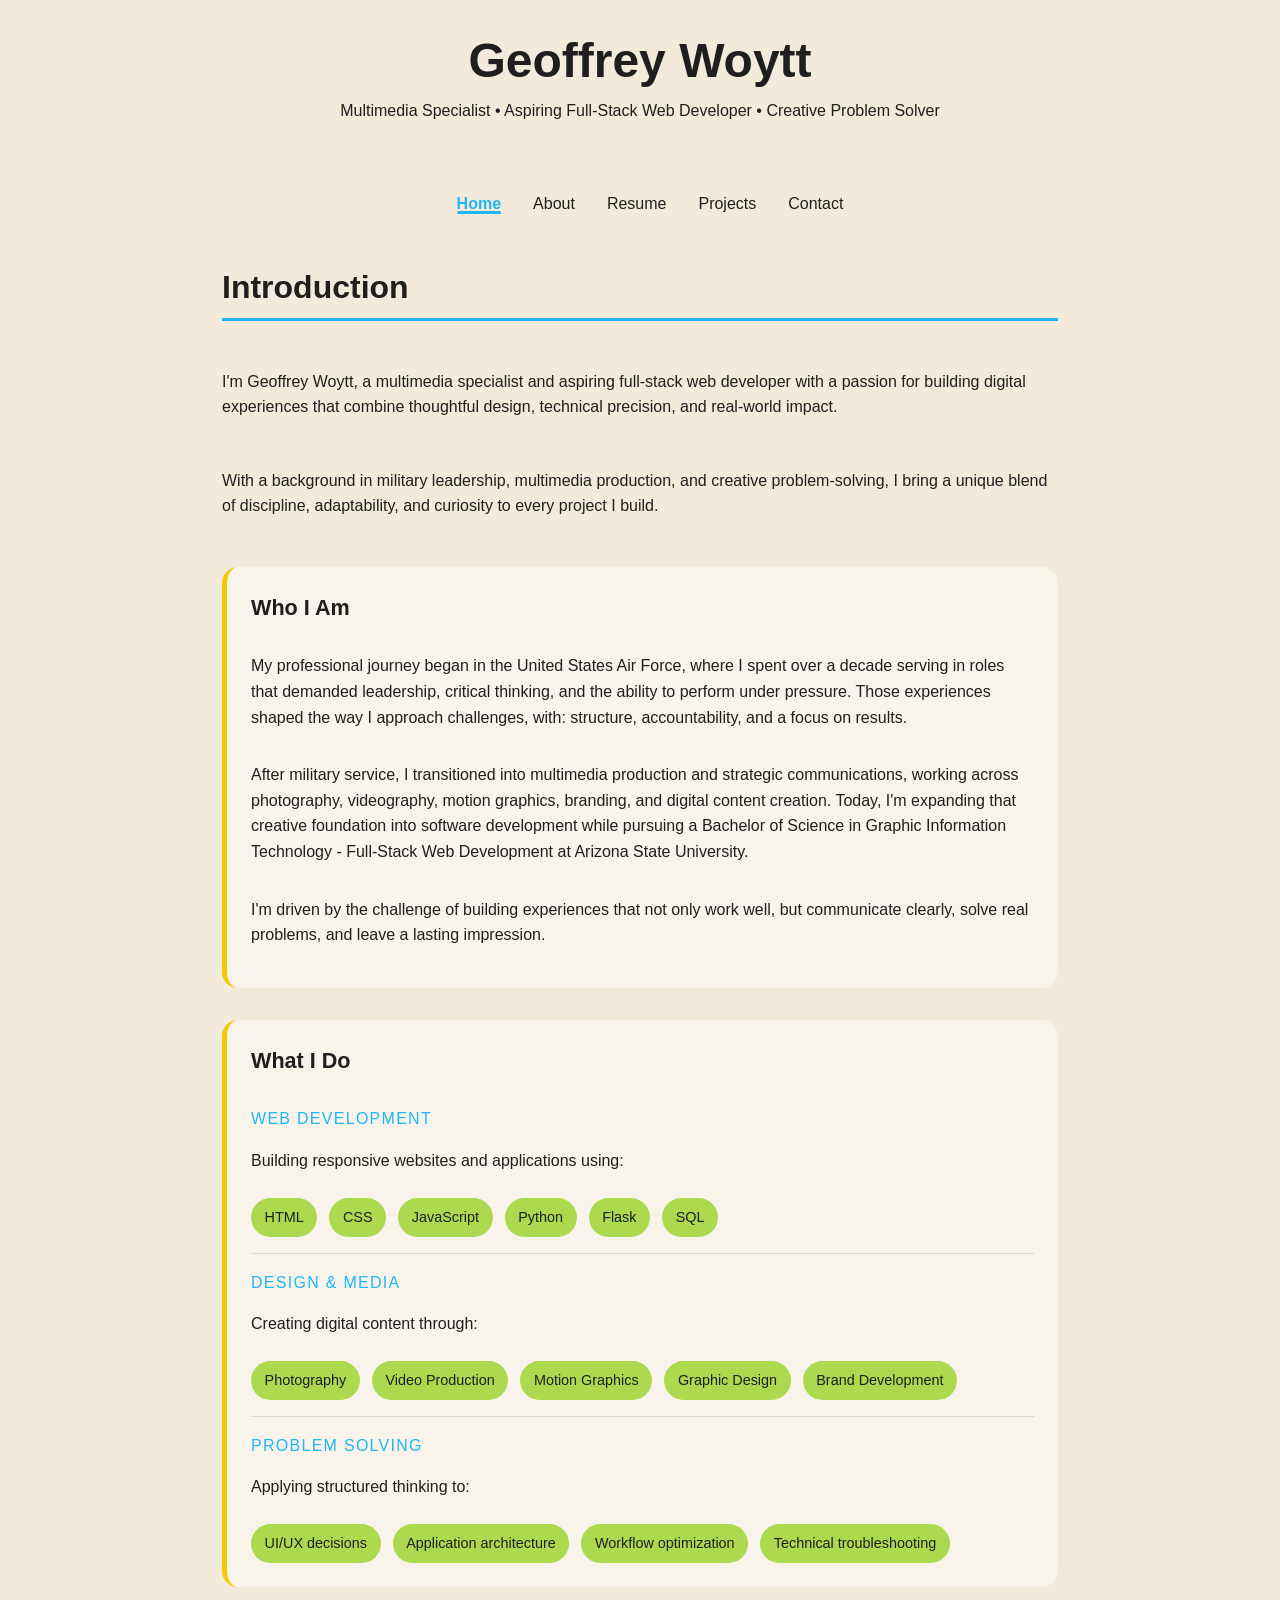
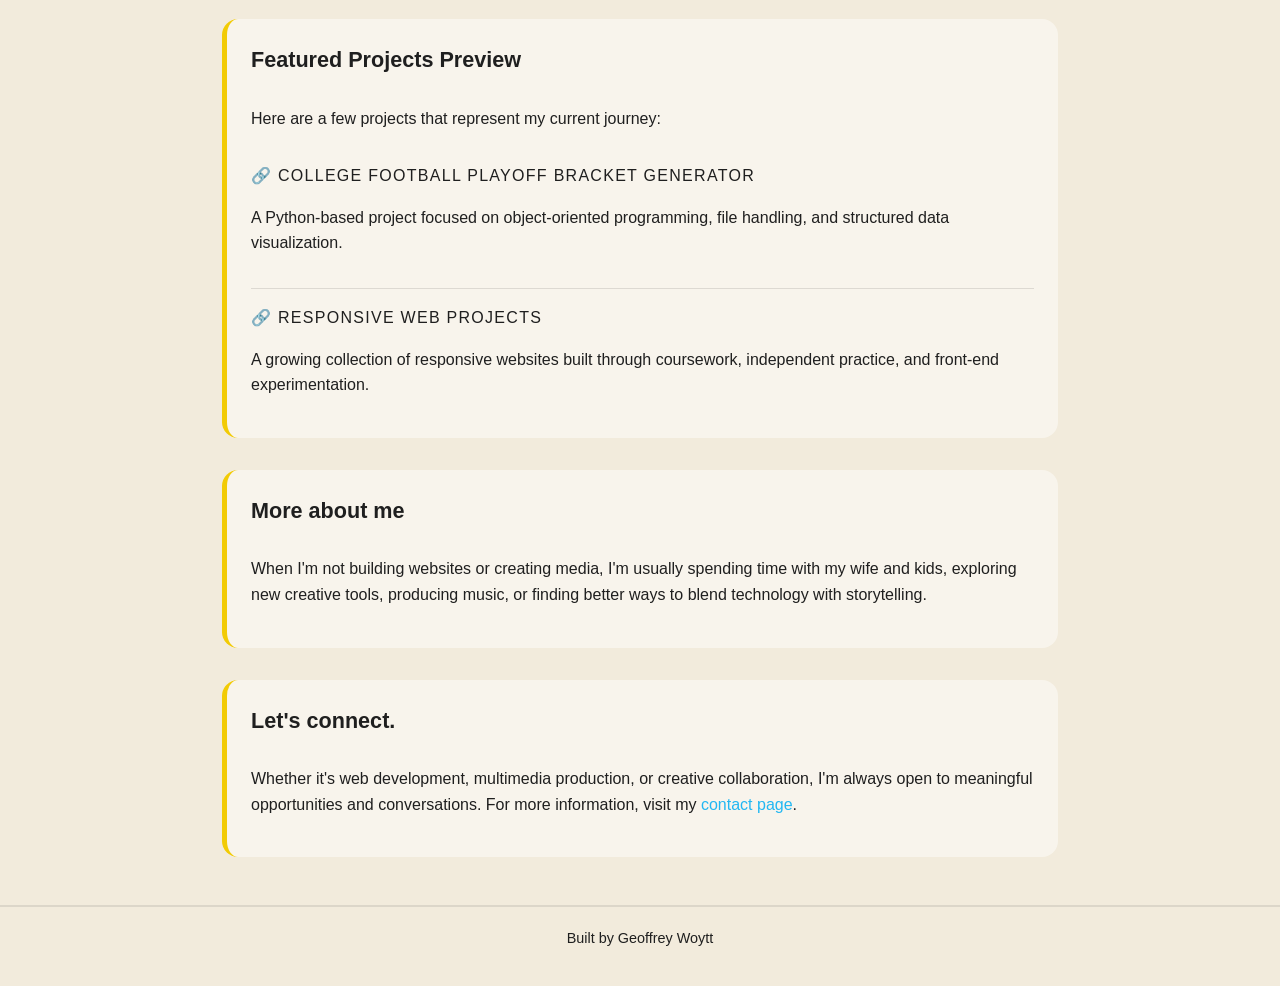
<file: index.html>
<!DOCTYPE html>
<html lang="en">
<head>
    <meta charset="UTF-8">
    <meta name="viewport" content="width=device-width, initial-scale=1.0">
    <link rel="stylesheet" href="./style.css">
    <title>Geoffrey Woytt - Home</title>
</head>
<body>
    <header>
        <h1>Geoffrey Woytt</h1>
        <p>Multimedia Specialist • Aspiring Full-Stack Web Developer • Creative Problem Solver</p>
    </header>
    <nav>
        <ul>
            <li><a href="./index.html" class="active">Home</a></li>
            <li><a href="./about.html">About</a></li>
            <li><a href="./resume.html">Resume</a></li>
            <li><a href="./projects.html">Projects</a></li>
            <li><a href="./contact.html">Contact</a></li>
        </ul>
    </nav>
    <main>
        <h2>Introduction</h2>
        <p>I'm Geoffrey Woytt, a multimedia specialist and aspiring full-stack web developer with a passion for building digital experiences that combine thoughtful design, technical precision, and real-world impact.</p>
        <p>With a background in military leadership, multimedia production, and creative problem-solving, I bring a unique blend of discipline, adaptability, and curiosity to every project I build.</p>
        <section>
            <h3>Who I Am</h3>
            <p>My professional journey began in the United States Air Force, where I spent over a decade serving in roles that demanded leadership, critical thinking, and the ability to perform under pressure. Those experiences shaped the way I approach challenges, with: structure, accountability, and a focus on results.</p>
            <p>After military service, I transitioned into multimedia production and strategic communications, working across photography, videography, motion graphics, branding, and digital content creation. Today, I'm expanding that creative foundation into software development while pursuing a Bachelor of Science in Graphic Information Technology - Full-Stack Web Development at Arizona State University.</p>
            <p>I'm driven by the challenge of building experiences that not only work well, but communicate clearly, solve real problems, and leave a lasting impression.</p>
        </section>
        <section>
            <h3>What I Do</h3>
            <section>
                <h4>Web Development</h4>
                <p>Building responsive websites and applications using:</p>
                <ul class="skill-list">
                    <li>HTML</li>
                    <li>CSS</li>
                    <li>JavaScript</li>
                    <li>Python</li>
                    <li>Flask</li>
                    <li>SQL</li>
                </ul>
            </section>
            <section>
                <h4>Design & Media</h4>
                <p>Creating digital content through:</p>
                <ul class="skill-list">
                    <li>Photography</li>
                    <li>Video Production</li>
                    <li>Motion Graphics</li>
                    <li>Graphic Design</li>
                    <li>Brand Development</li>
                </ul>
            </section>
            <section>
                <h4>Problem Solving</h4>
                <p>Applying structured thinking to:</p>
                <ul class="skill-list">
                    <li>UI/UX decisions</li>
                    <li>Application architecture</li>
                    <li>Workflow optimization</li>
                    <li>Technical troubleshooting</li>
                </ul>
            </section>
        </section>
        <section>
            <h3>Featured Projects Preview</h3>
            <p>Here are a few projects that represent my current journey:</p>
            <section>
                <h4><a href="./projects.html#cfpbracket">🔗 College Football Playoff Bracket Generator</a></h4>
                <p>A Python-based project focused on object-oriented programming, file handling, and structured data visualization.</p>
            </section>
            <section>
                <h4><a href="./projects.html#personalportfolio">🔗 Responsive Web Projects</a></h4>
                <p>A growing collection of responsive websites built through coursework, independent practice, and front-end experimentation.</p>
            </section>
        </section>
        <section>
            <h3>More about me</h3>
            <p>When I'm not building websites or creating media, I'm usually spending time with my wife and kids, exploring new creative tools, producing music, or finding better ways to blend technology with storytelling.</p>
        </section>
        <section>
            <h3>Let's connect.</h3>
            <p>Whether it's web development, multimedia production, or creative collaboration, I'm always open to meaningful opportunities and conversations. For more information, visit my <a href="./contact.html">contact page</a>.</p>
        </section>
    </main>
    <footer>
        <p>Built by Geoffrey Woytt</p>
    </footer>
</body>
</html>
</file>
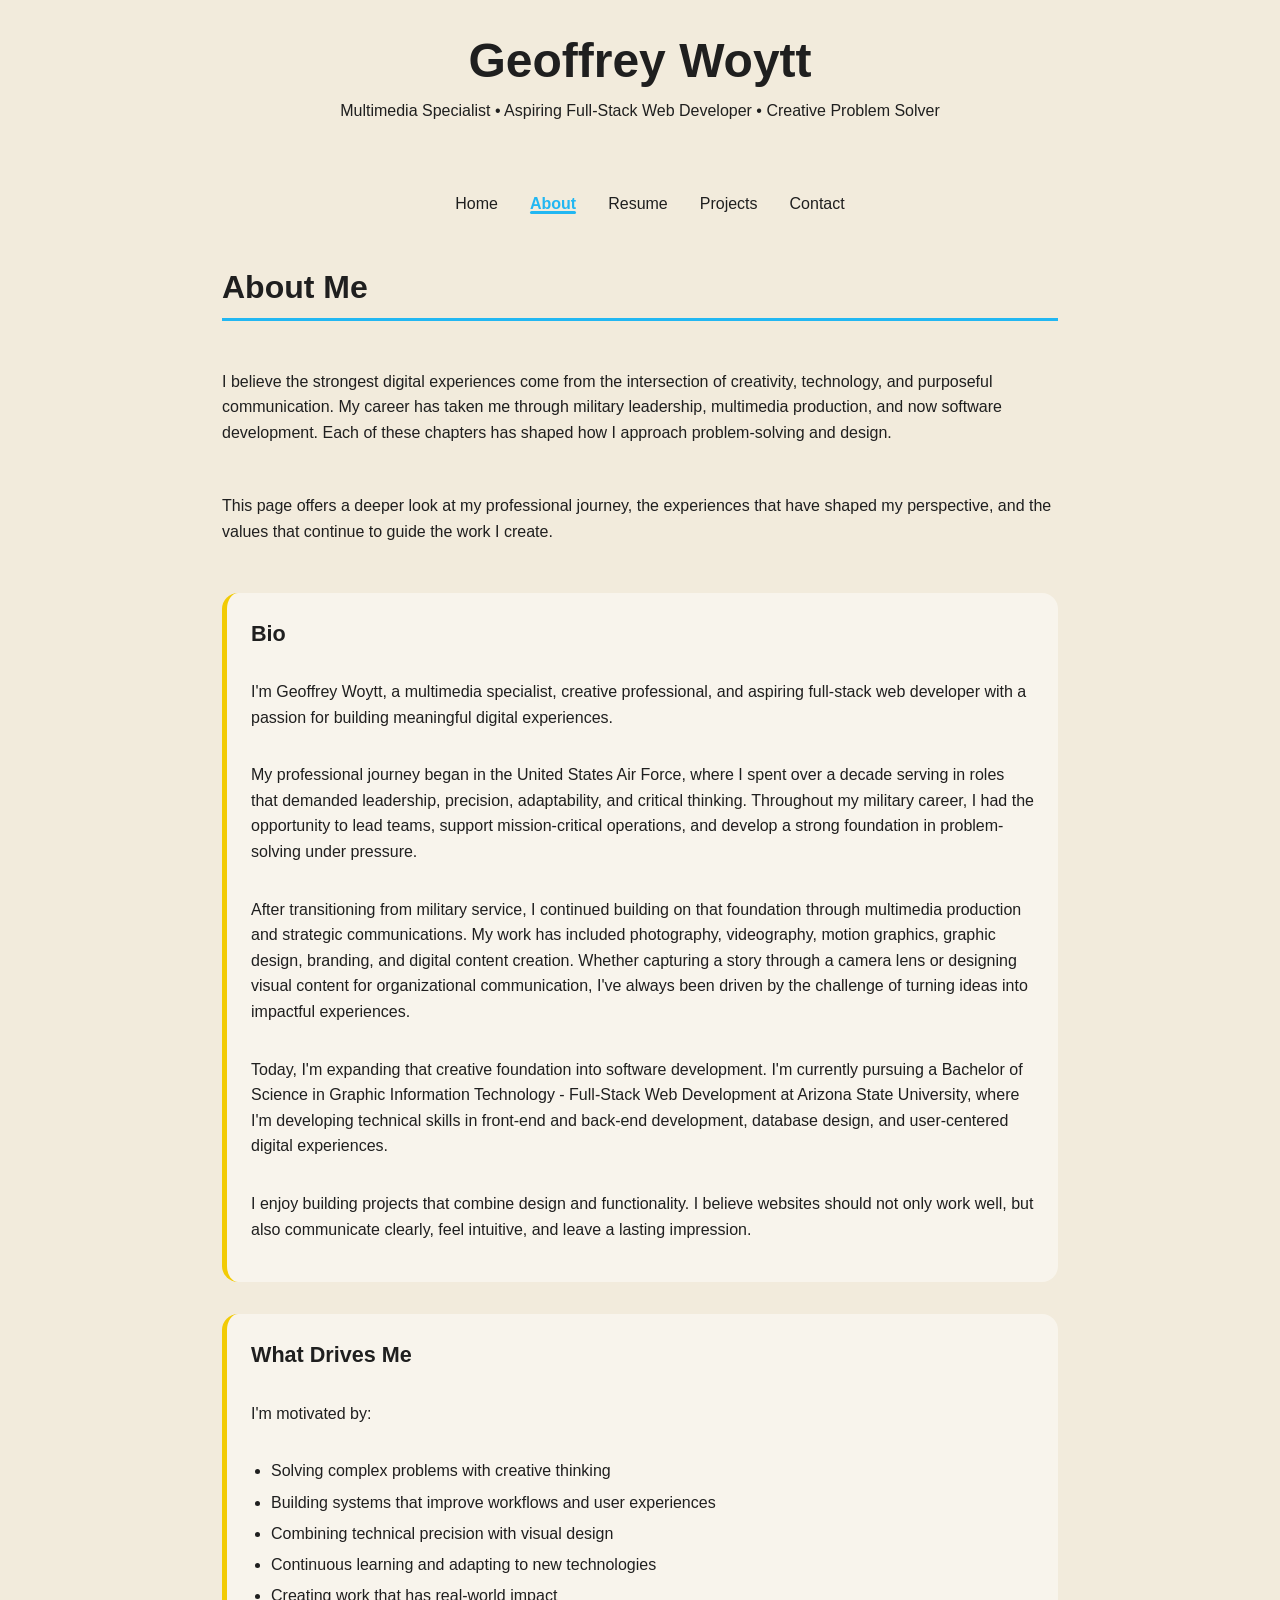
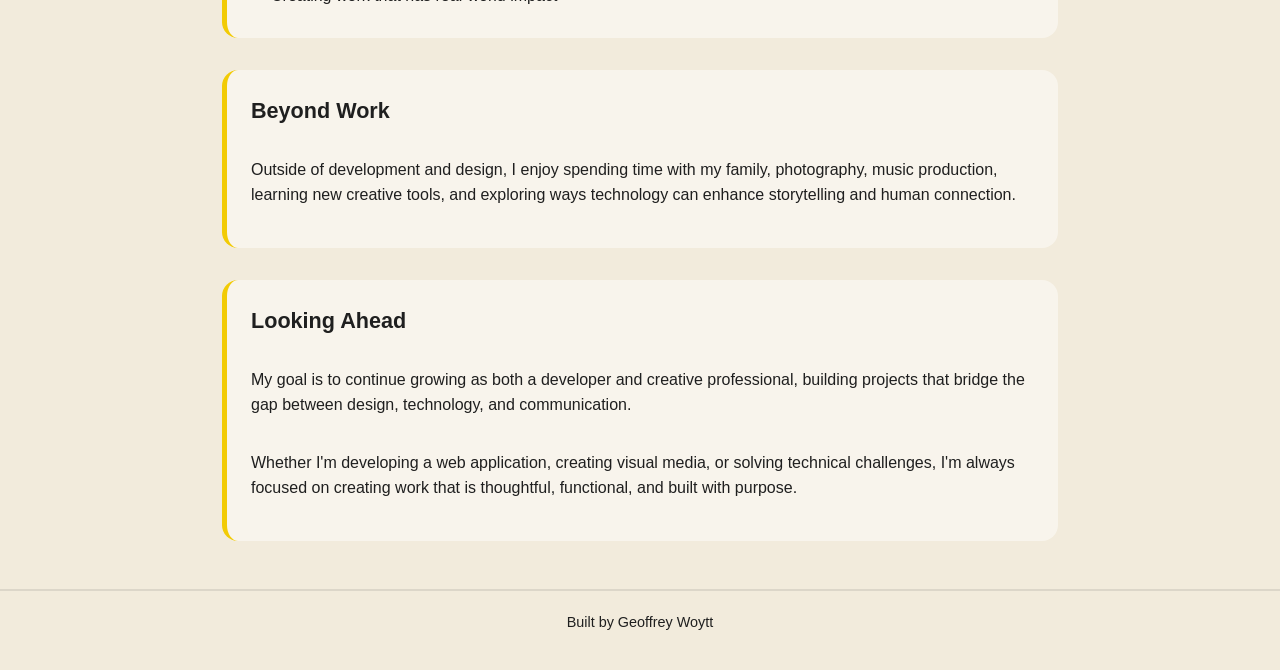
<file: about.html>
<!DOCTYPE html>
<html lang="en">
<head>
    <meta charset="UTF-8">
    <meta name="viewport" content="width=device-width, initial-scale=1.0">
    <link rel="stylesheet" href="./style.css">
    <title>Geoffrey Woytt - About</title>
</head>
<body>
    <header>
        <h1>Geoffrey Woytt</h1>
        <p>Multimedia Specialist • Aspiring Full-Stack Web Developer • Creative Problem Solver</p>
    </header>
    <nav>
        <ul>
            <li><a href="./index.html">Home</a></li>
            <li><a href="./about.html" class="active">About</a></li>
            <li><a href="./resume.html">Resume</a></li>
            <li><a href="./projects.html">Projects</a></li>
            <li><a href="./contact.html">Contact</a></li>
        </ul>
    </nav>
    <main>
        <h2>About Me</h2>
        <p>I believe the strongest digital experiences come from the intersection of creativity, technology, and purposeful communication. My career has taken me through military leadership, multimedia production, and now software development. Each of these chapters has shaped how I approach problem-solving and design.</p>
        <p>This page offers a deeper look at my professional journey, the experiences that have shaped my perspective, and the values that continue to guide the work I create.</p>
        <section>
            <h3>Bio</h3>
            <p>I'm Geoffrey Woytt, a multimedia specialist, creative professional, and aspiring full-stack web developer with a passion for building meaningful digital experiences.</p>
            <p>My professional journey began in the United States Air Force, where I spent over a decade serving in roles that demanded leadership, precision, adaptability, and critical thinking. Throughout my military career, I had the opportunity to lead teams, support mission-critical operations, and develop a strong foundation in problem-solving under pressure.</p>
            <p>After transitioning from military service, I continued building on that foundation through multimedia production and strategic communications. My work has included photography, videography, motion graphics, graphic design, branding, and digital content creation. Whether capturing a story through a camera lens or designing visual content for organizational communication, I've always been driven by the challenge of turning ideas into impactful experiences.</p>
            <p>Today, I'm expanding that creative foundation into software development. I'm currently pursuing a Bachelor of Science in Graphic Information Technology - Full-Stack Web Development at Arizona State University, where I'm developing technical skills in front-end and back-end development, database design, and user-centered digital experiences.</p>
            <p>I enjoy building projects that combine design and functionality. I believe websites should not only work well, but also communicate clearly, feel intuitive, and leave a lasting impression.</p>
        </section>
        <section>
            <h3>What Drives Me</h3>
            <p>I'm motivated by:</p>
            <ul>
                <li>Solving complex problems with creative thinking</li>
                <li>Building systems that improve workflows and user experiences</li>
                <li>Combining technical precision with visual design</li>
                <li>Continuous learning and adapting to new technologies</li>
                <li>Creating work that has real-world impact</li>
            </ul>
        </section>
        <section>
            <h3>Beyond Work</h3>
            <p>Outside of development and design, I enjoy spending time with my family, photography, music production, learning new creative tools, and exploring ways technology can enhance storytelling and human connection.</p>
        </section>
        <section>
            <h3>Looking Ahead</h3>
            <p>My goal is to continue growing as both a developer and creative professional, building projects that bridge the gap between design, technology, and communication.</p>
            <p>Whether I'm developing a web application, creating visual media, or solving technical challenges, I'm always focused on creating work that is thoughtful, functional, and built with purpose.</p>
        </section>
    </main>
    <footer>
        <p>Built by Geoffrey Woytt</p>
    </footer>
</body>
</html>
</file>
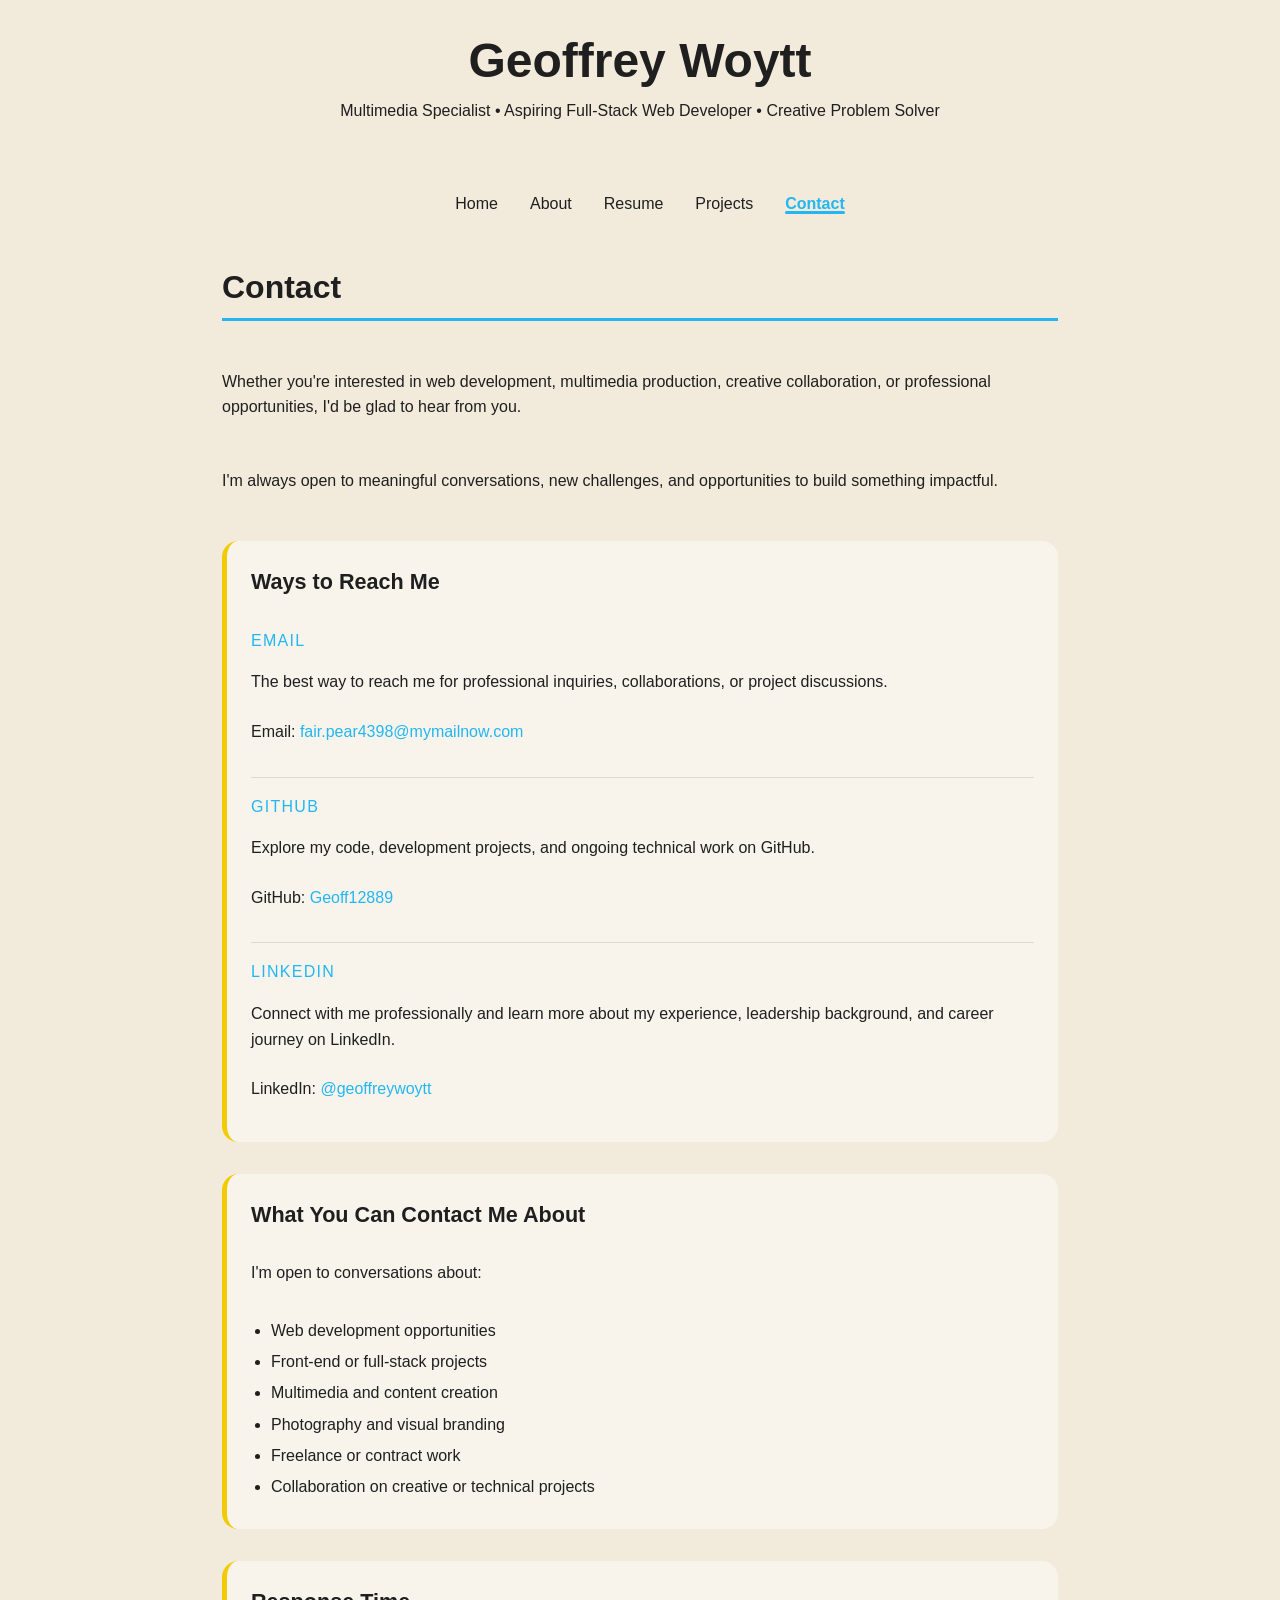
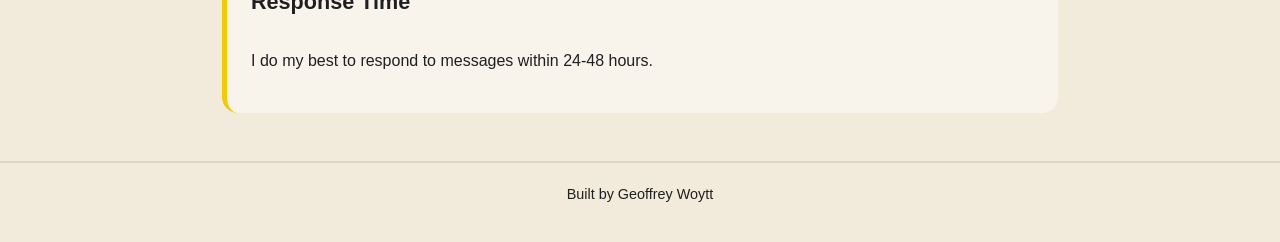
<file: contact.html>
<!DOCTYPE html>
<html lang="en">
<head>
    <meta charset="UTF-8">
    <meta name="viewport" content="width=device-width, initial-scale=1.0">
    <link rel="stylesheet" href="./style.css">
    <title>Geoffrey Woytt - Contact</title>
</head>
<body>
    <header>
        <h1>Geoffrey Woytt</h1>
        <p>Multimedia Specialist • Aspiring Full-Stack Web Developer • Creative Problem Solver</p>
    </header>
    <nav>
        <ul>
            <li><a href="./index.html">Home</a></li>
            <li><a href="./about.html">About</a></li>
            <li><a href="./resume.html">Resume</a></li>
            <li><a href="./projects.html">Projects</a></li>
            <li><a href="./contact.html" class="active">Contact</a></li>
        </ul>
    </nav>
    <main>
        <h2>Contact</h2>
        <p>Whether you're interested in web development, multimedia production, creative collaboration, or professional opportunities, I'd be glad to hear from you.</p>
        <p>I'm always open to meaningful conversations, new challenges, and opportunities to build something impactful.</p>
        <section>
            <h3>Ways to Reach Me</h3>
            <section>
                <h4>Email</h4>
                <p>The best way to reach me for professional inquiries, collaborations, or project discussions.</p>
                <p>Email: <a href="mailto:fair.pear4398@mymailnow.com?subject=GitHub%20Inquiry%20-%20Geoff12889&body=Hello%2C%0A%0AI%E2%80%99m%20reaching%20out%20regarding%3A%0A%5B%20%5D%20Collaboration%0A%5B%20%5D%20Project%20question%0A%5B%20%5D%20Job%2FOpportunity%0A%5B%20%5D%20General%20inquiry%0A%0AContact%20information%3A%0AName%3A%20%0APhone%3A%20%0AEmail%3A%20%0A%0ABrief%20message%3A%0A(Include%20relevant%20details%20or%20context%20for%20the%20inquiry)%0A%0ARelevant%20links%3A%0A(Include%20links%20to%20your%20project%2C%20GitHub%20repo%2C%20portfolio%2C%20job%20listing%2C%20or%20reference%20material)" target="_blank" rel="noopener">fair.pear4398@mymailnow.com</a></p>
            </section>
            <section>
                <h4>GitHub</h4>
                <p>Explore my code, development projects, and ongoing technical work on GitHub.</p>
                <p>GitHub: <a href="https://github.com/Geoff12889" target="_blank" rel="noopener">Geoff12889</a></p>
            </section>
            <section>
                <h4>LinkedIn</h4>
                <p>Connect with me professionally and learn more about my experience, leadership background, and career journey on LinkedIn.</p>
                <p>LinkedIn: <a href="https://www.linkedin.com/in/geoffreywoytt/" target="_blank" rel="noopener">@geoffreywoytt</a></p>
            </section>
        </section>
        <section>
            <h3>What You Can Contact Me About</h3>
            <p>I'm open to conversations about:</p>
            <ul>
                <li>Web development opportunities</li>
                <li>Front-end or full-stack projects</li>
                <li>Multimedia and content creation</li>
                <li>Photography and visual branding</li>
                <li>Freelance or contract work</li>
                <li>Collaboration on creative or technical projects</li>
            </ul>
        </section>
        <section>
            <h3>Response Time</h3>
            <p>I do my best to respond to messages within 24-48 hours.</p>
        </section>
    </main>
    <footer>
        <p>Built by Geoffrey Woytt</p>
    </footer>
</body>
</html>
</file>
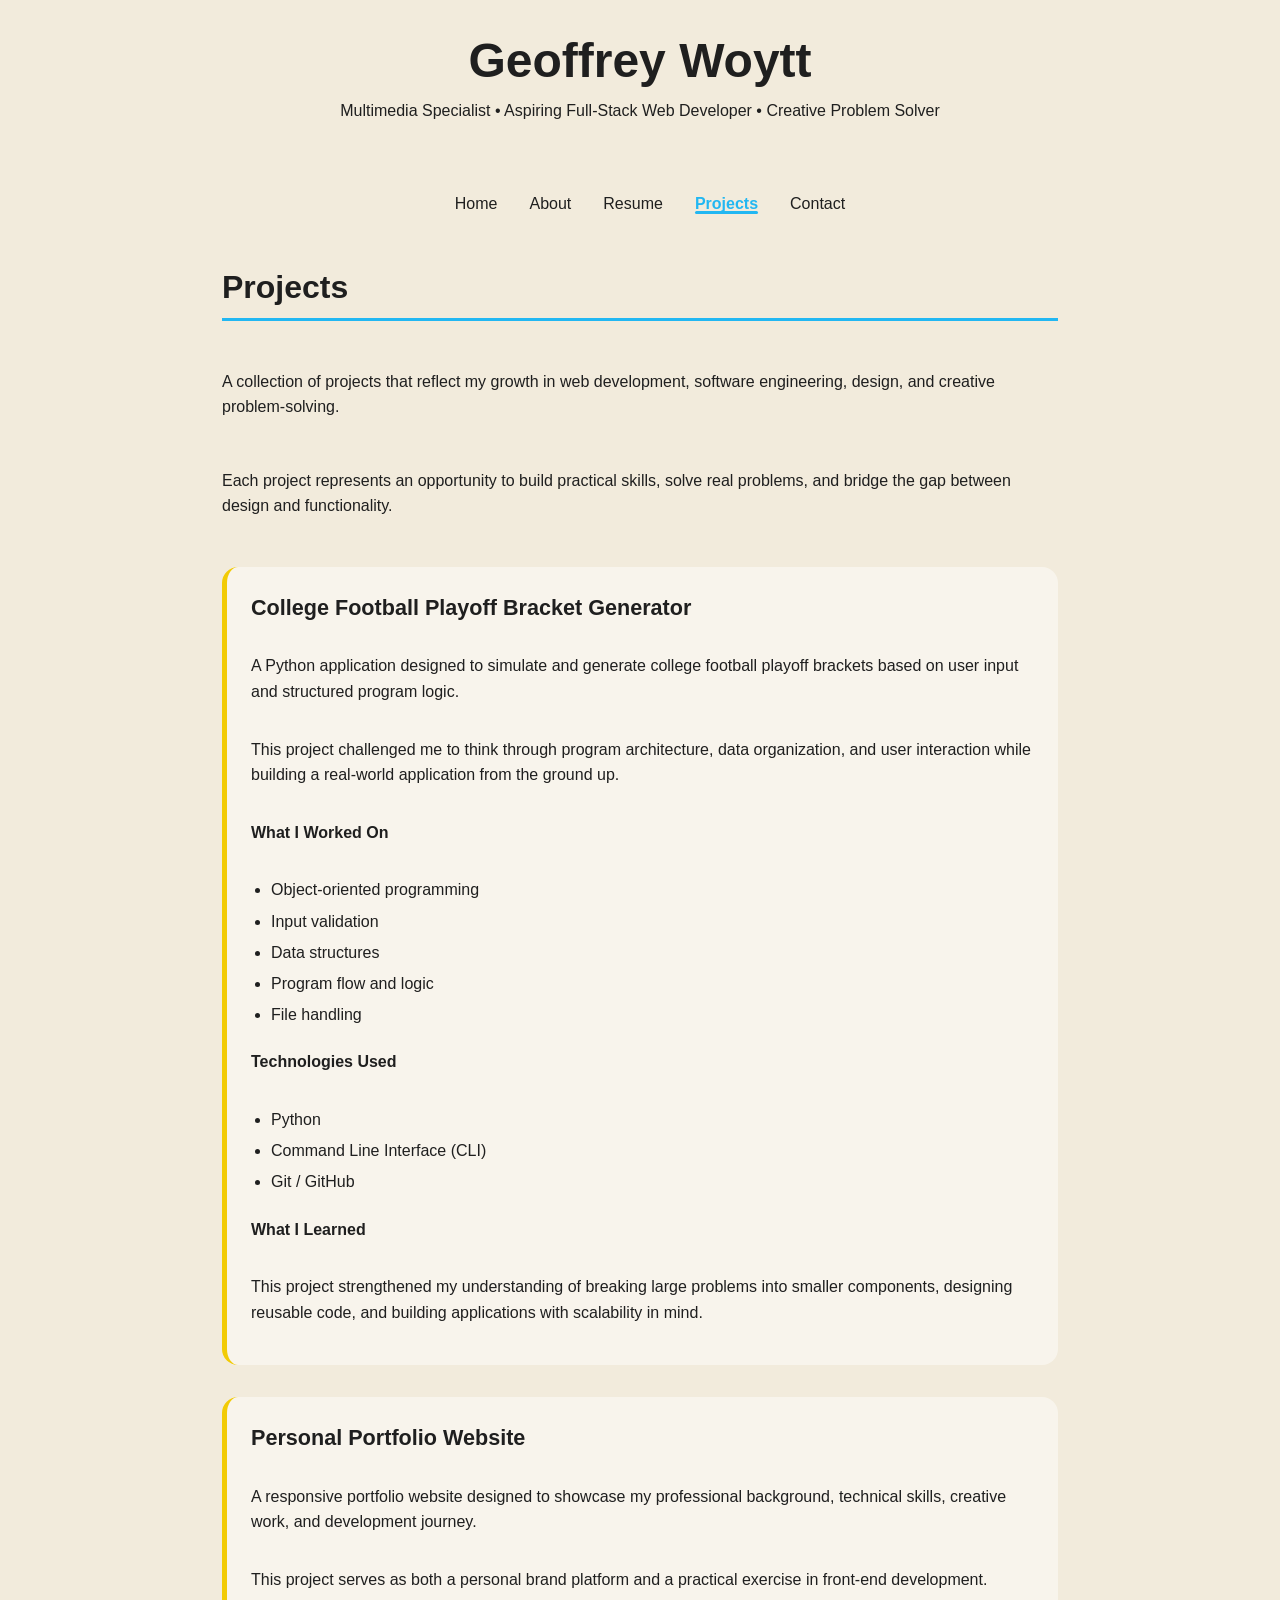
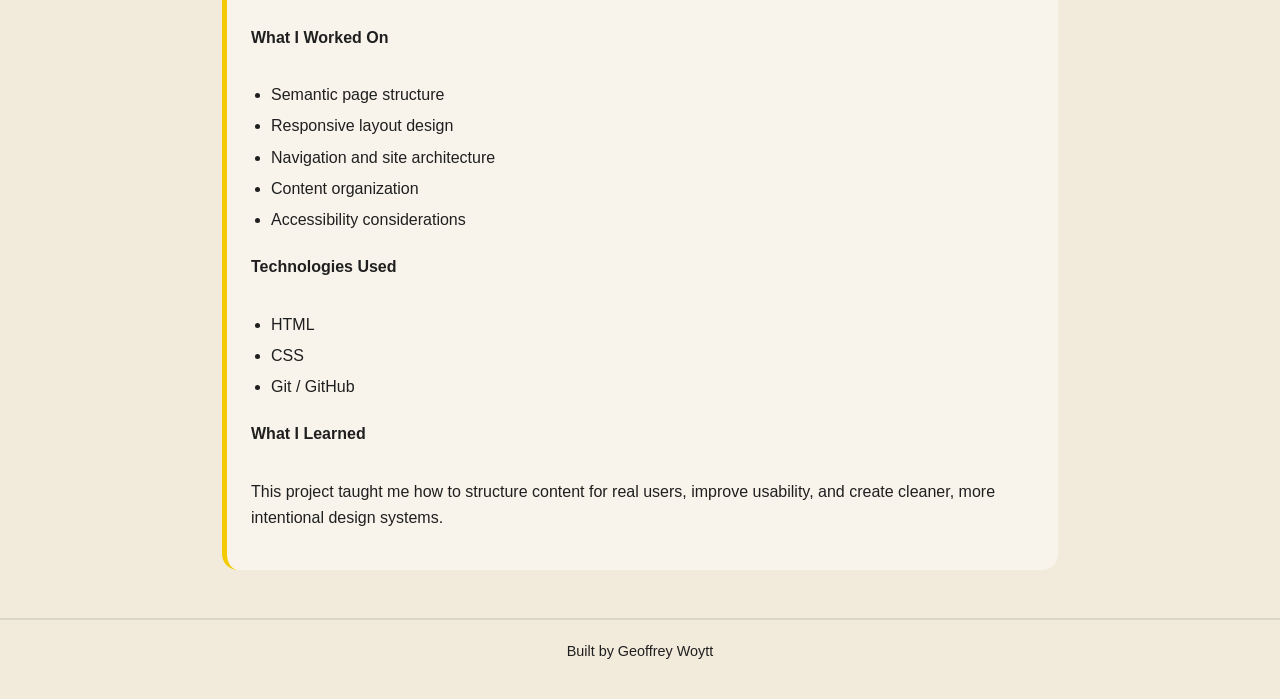
<file: projects.html>
<!DOCTYPE html>
<html lang="en">
<head>
    <meta charset="UTF-8">
    <meta name="viewport" content="width=device-width, initial-scale=1.0">
    <link rel="stylesheet" href="./style.css">
    <title>Geoffrey Woytt - Projects</title>
</head>
<body>
    <header>
        <h1>Geoffrey Woytt</h1>
        <p>Multimedia Specialist • Aspiring Full-Stack Web Developer • Creative Problem Solver</p>
    </header>
    <nav>
        <ul>
            <li><a href="./index.html">Home</a></li>
            <li><a href="./about.html">About</a></li>
            <li><a href="./resume.html">Resume</a></li>
            <li><a href="./projects.html" class="active">Projects</a></li>
            <li><a href="./contact.html">Contact</a></li>
        </ul>
    </nav>
    <main>
        <h2>Projects</h2>
        <p>A collection of projects that reflect my growth in web development, software engineering, design, and creative problem-solving.</p>
        <p>Each project represents an opportunity to build practical skills, solve real problems, and bridge the gap between design and functionality.</p>
        <section id="cfpbracket">
            <h3>College Football Playoff Bracket Generator</h3>
            <p>A Python application designed to simulate and generate college football playoff brackets based on user input and structured program logic.</p>
            <p>This project challenged me to think through program architecture, data organization, and user interaction while building a real-world application from the ground up.</p>
            <p><strong>What I Worked On</strong></p>
            <ul>
                <li>Object-oriented programming</li>
                <li>Input validation</li>
                <li>Data structures</li>
                <li>Program flow and logic</li>
                <li>File handling</li>
            </ul>
            <p><strong>Technologies Used</strong></p>
            <ul>
                <li>Python</li>
                <li>Command Line Interface (CLI)</li>
                <li>Git / GitHub</li>
            </ul>
            <p><strong>What I Learned</strong></p>
            <p>This project strengthened my understanding of breaking large problems into smaller components, designing reusable code, and building applications with scalability in mind.</p>
        </section>
        <section id="personalportfolio">
            <h3>Personal Portfolio Website</h3>
            <p>A responsive portfolio website designed to showcase my professional background, technical skills, creative work, and development journey.</p>
            <p>This project serves as both a personal brand platform and a practical exercise in front-end development.</p>
            <p><strong>What I Worked On</strong></p>
            <ul>
                <li>Semantic page structure</li>
                <li>Responsive layout design</li>
                <li>Navigation and site architecture</li>
                <li>Content organization</li>
                <li>Accessibility considerations</li>
            </ul>
            <p><strong>Technologies Used</strong></p>
            <ul>
                <li>HTML</li>
                <li>CSS</li>
                <li>Git / GitHub</li>
            </ul>
            <p><strong>What I Learned</strong></p>
            <p>This project taught me how to structure content for real users, improve usability, and create cleaner, more intentional design systems.</p>
        </section>
    </main>
    <footer>
        <p>Built by Geoffrey Woytt</p>
    </footer>
</body>
</html>
</file>
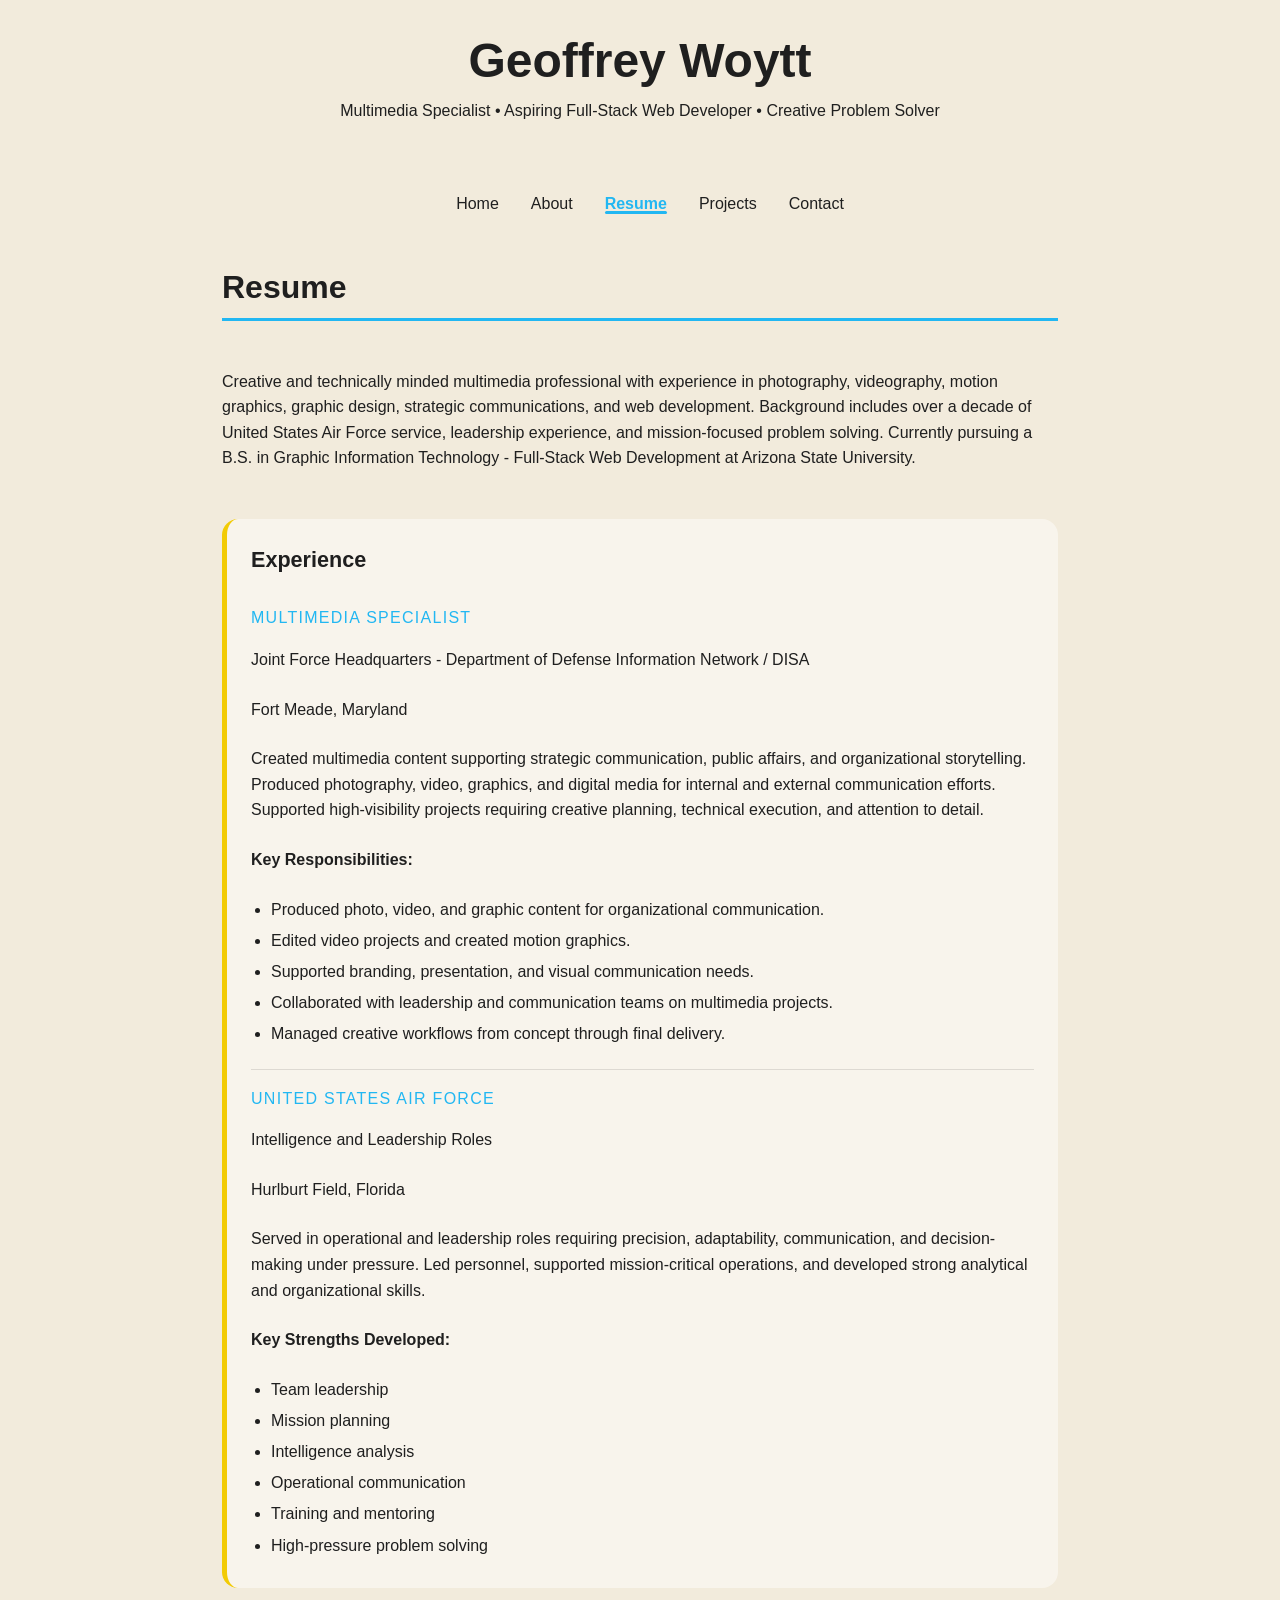
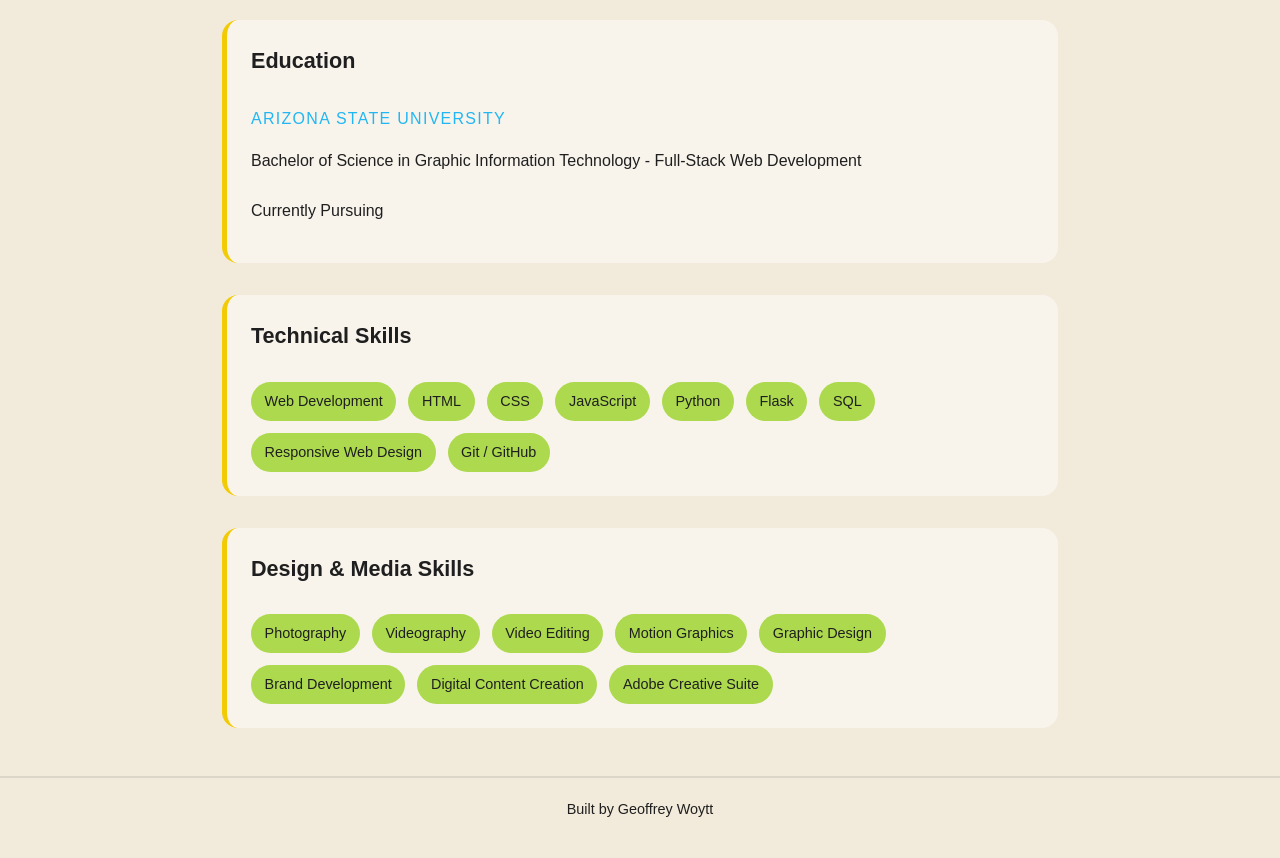
<file: resume.html>
<!DOCTYPE html>
<html lang="en">
<head>
    <meta charset="UTF-8">
    <meta name="viewport" content="width=device-width, initial-scale=1.0">
    <link rel="stylesheet" href="./style.css">
    <title>Geoffrey Woytt - Resume</title>
</head>
<body>
    <header>
        <h1>Geoffrey Woytt</h1>
        <p>Multimedia Specialist • Aspiring Full-Stack Web Developer • Creative Problem Solver</p>
    </header>
    <nav>
        <ul>
            <li><a href="./index.html">Home</a></li>
            <li><a href="./about.html">About</a></li>
            <li><a href="./resume.html" class="active">Resume</a></li>
            <li><a href="./projects.html">Projects</a></li>
            <li><a href="./contact.html">Contact</a></li>
        </ul>
    </nav>
    <main>
        <h2>Resume</h2>
        <p>Creative and technically minded multimedia professional with experience in photography, videography, motion graphics, graphic design, strategic communications, and web development. Background includes over a decade of United States Air Force service, leadership experience, and mission-focused problem solving. Currently pursuing a B.S. in Graphic Information Technology - Full-Stack Web Development at Arizona State University.</p>
        <section>
            <h3>Experience</h3>
            <section>
                <h4>Multimedia Specialist</h4>
                <p>Joint Force Headquarters - Department of Defense Information Network / DISA</p>
                <p>Fort Meade, Maryland</p>
                <p>Created multimedia content supporting strategic communication, public affairs, and organizational storytelling. Produced photography, video, graphics, and digital media for internal and external communication efforts. Supported high-visibility projects requiring creative planning, technical execution, and attention to detail.</p>
                <p><strong>Key Responsibilities:</strong></p>
                <ul>
                    <li>Produced photo, video, and graphic content for organizational communication.</li>
                    <li>Edited video projects and created motion graphics.</li>
                    <li>Supported branding, presentation, and visual communication needs.</li>
                    <li>Collaborated with leadership and communication teams on multimedia projects.</li>
                    <li>Managed creative workflows from concept through final delivery.</li>
                </ul>
            </section>
            <section>
                <h4>United States Air Force</h4>
                <p>Intelligence and Leadership Roles</p>
                <p>Hurlburt Field, Florida</p>
                <p>Served in operational and leadership roles requiring precision, adaptability, communication, and decision-making under pressure. Led personnel, supported mission-critical operations, and developed strong analytical and organizational skills.</p>
                <p><strong>Key Strengths Developed:</strong></p>
                <ul>
                    <li>Team leadership</li>
                    <li>Mission planning</li>
                    <li>Intelligence analysis</li>
                    <li>Operational communication</li>
                    <li>Training and mentoring</li>
                    <li>High-pressure problem solving</li>
                </ul>
            </section>
        </section>
        <section>
            <h3>Education</h3>
            <section>
                <h4>Arizona State University</h4>
                <p>Bachelor of Science in Graphic Information Technology - Full-Stack Web Development</p>
                <p>Currently Pursuing</p>
            </section>
        </section>
        <section>
            <h3>Technical Skills</h3>
            <ul class="skill-list">
                <li>Web Development</li>
                <li>HTML</li>
                <li>CSS</li>
                <li>JavaScript</li>
                <li>Python</li>
                <li>Flask</li>
                <li>SQL</li>
                <li>Responsive Web Design</li>
                <li>Git / GitHub</li>
            </ul>
        </section>
        <section>
            <h3>Design & Media Skills</h3>
            <ul class="skill-list">
                <li>Photography</li>
                <li>Videography</li>
                <li>Video Editing</li>
                <li>Motion Graphics</li>
                <li>Graphic Design</li>
                <li>Brand Development</li>
                <li>Digital Content Creation</li>
                <li>Adobe Creative Suite</li>
            </ul>
        </section>
    </main>
    <footer>
        <p>Built by Geoffrey Woytt</p>
    </footer>
</body>
</html>
</file>
<file: style.css>
/* CSS by Geoffrey Woytt */

/* Color Palette
#22B7F2
#ADD94E
#F2E307
#F2CB05
#F2EBDC
*/

/* GLOBAL (base) MOBILE FIRST */
* {
    margin: 0;
    padding: 0;
    box-sizing: border-box;
}

body {
    min-height: 100vh;
    background-color: #F2EBDC;
    color: #1F1F1F;
    font-family: 'Poppins', sans-serif;
    font-size: 16px;
    font-weight: 400;
    line-height: 1.6;
    /* Mobile-first grid layout */
    display: grid;
    grid-template-rows: auto auto 1fr auto;
    grid-template-areas:
        "header"
        "nav"
        "main"
        "footer";
}

a {
    color: #22B7F2;
    text-decoration: none;
    font-weight: 500;
}

a:hover, a:focus {
    color: #F2CB05;
    text-decoration: underline;
    text-underline-offset: 0.2rem;
}

header {
    grid-area: header;
}

nav {
    grid-area: nav;
}

main {
    grid-area: main;
}

footer {
    grid-area: footer;
}

header, nav, main, footer {
    padding: 1.25rem;
}

h1 {
    font-size: 2.25rem;
    font-weight: 700;
    line-height: 1.2;
    margin-bottom: 0.5rem;
}

h2 {
    font-size: 1.75rem;
    font-weight: 600;
    margin-bottom: 1rem;
    /* Underline */
    border-bottom: 3px solid #22B7F2;
    display: inline-block;
    padding-bottom: 0.25rem;
}

h3 {
    font-size: 1.35rem;
    font-weight: 600;
    margin-bottom: 0.75rem;
}

h4 {
    font-size: 1rem;
    font-weight: 500;
    text-transform: uppercase;
    letter-spacing: 0.08em;
    color: #22B7F2;
    margin-bottom: 0.5rem;
}

h4 a {
    color: #1F1F1F;
    text-decoration: none;
}

h4 a:hover, h4 a:focus {
    color: #22B7F2;
    text-decoration: underline;
    text-underline-offset: 0.25rem;
}

p {
    margin-bottom: 1rem;
}

p a {
    color: #22B7F2;
    font-weight: 500;
}

ul {
    padding-left: 1.25rem;
}

header {
    text-align: center;
    padding-top: 2rem;
    padding-bottom: 2rem;
}

header p {
    font-weight: 500;
}

nav ul {
    list-style: none;
    display: flex;
    flex-direction: column;
    gap: 0.75rem;
    align-items: center;
}

nav a {
    text-decoration: none;
    color: #1F1F1F;
    font-weight: 500;
    position: relative;
}

nav a:hover, nav a:focus {
    color: #22B7F2;
    text-decoration: none;
}

nav a:hover::after, nav a:focus::after {
    content: "";
    position: absolute;
    left: 0;
    bottom: -0.1rem;
    width: 100%;
    height: 2px;
    background-color: #22B7F2;
    border-radius: 999px;
}

nav a.active {
    color: #22B7F2;
    font-weight: 600;
    position: relative;
}

nav a.active::after {
    content: "";
    position: absolute;
    left: 0;
    bottom: -0.1rem;
    width: 100%;
    height: 3px;
    background-color: #22B7F2;
    border-radius: 999px;
}

main {
    max-width: 900px;
    width: 100%;
    margin: 0 auto;
    display: grid;
    gap: 2rem;
    padding-bottom: 3rem;
}

main > section {
    display: grid;
    gap: 1rem;
    background-color: rgba(255, 255, 255, 0.45);
    border-left: 5px solid #F2CB05;
    padding: 1.5rem;
    border-radius: 16px;
}

main > section > section {
    display: grid;
    gap: 0.5rem;
    background-color: transparent;
    border-left: none;
    padding: 0;
    border-radius: 0;
}

main > section > section + section {
    border-top: 1px solid rgba(31, 31, 31, 0.12);
    padding-top: 1rem;
}

li {
    margin-bottom: 0.35rem;
}

.skill-list {
    list-style: none;
    padding-left: 0;
    display: flex;
    flex-wrap: wrap;
    gap: 0.75rem;
}

.skill-list li {
    background-color: #ADD94E;
    padding: 0.5rem 0.85rem;
    border-radius: 999px;
    font-size: 0.9rem;
    font-weight: 500;
    margin-bottom: 0;
}

footer {
    text-align: center;
    font-size: 0.9rem;
    border-top: 2px solid rgba(31, 31, 31, 0.1);
}

/* Media query for desktop/tablet responsive web design */
@media (min-width: 768px) {
    header, nav, main, footer {
            padding-left: 2rem;
            padding-right: 2rem;
        }

        h1 {
            font-size: 3rem;
        }

        h2 {
            font-size: 2rem;
        }

        nav ul {
            flex-direction: row;
            justify-content: center;
            gap: 2rem;
        }
}
</file>
